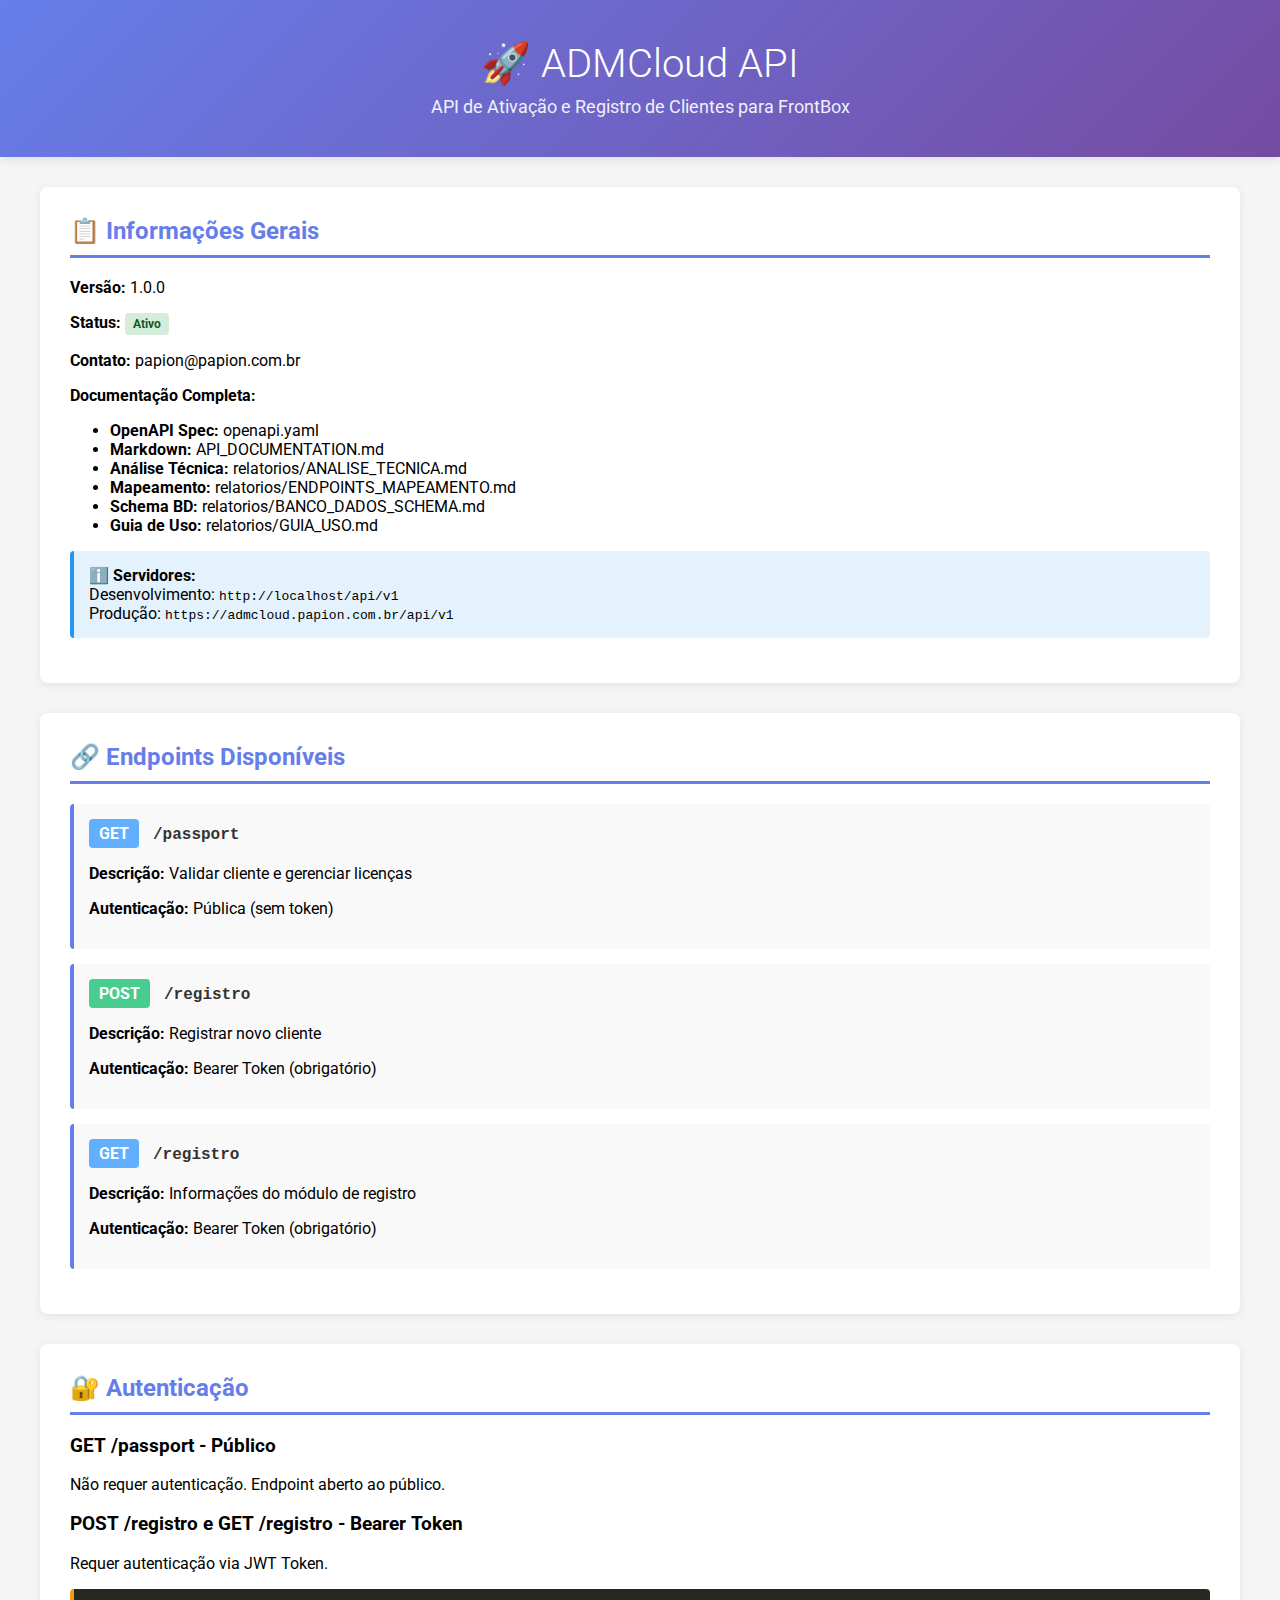
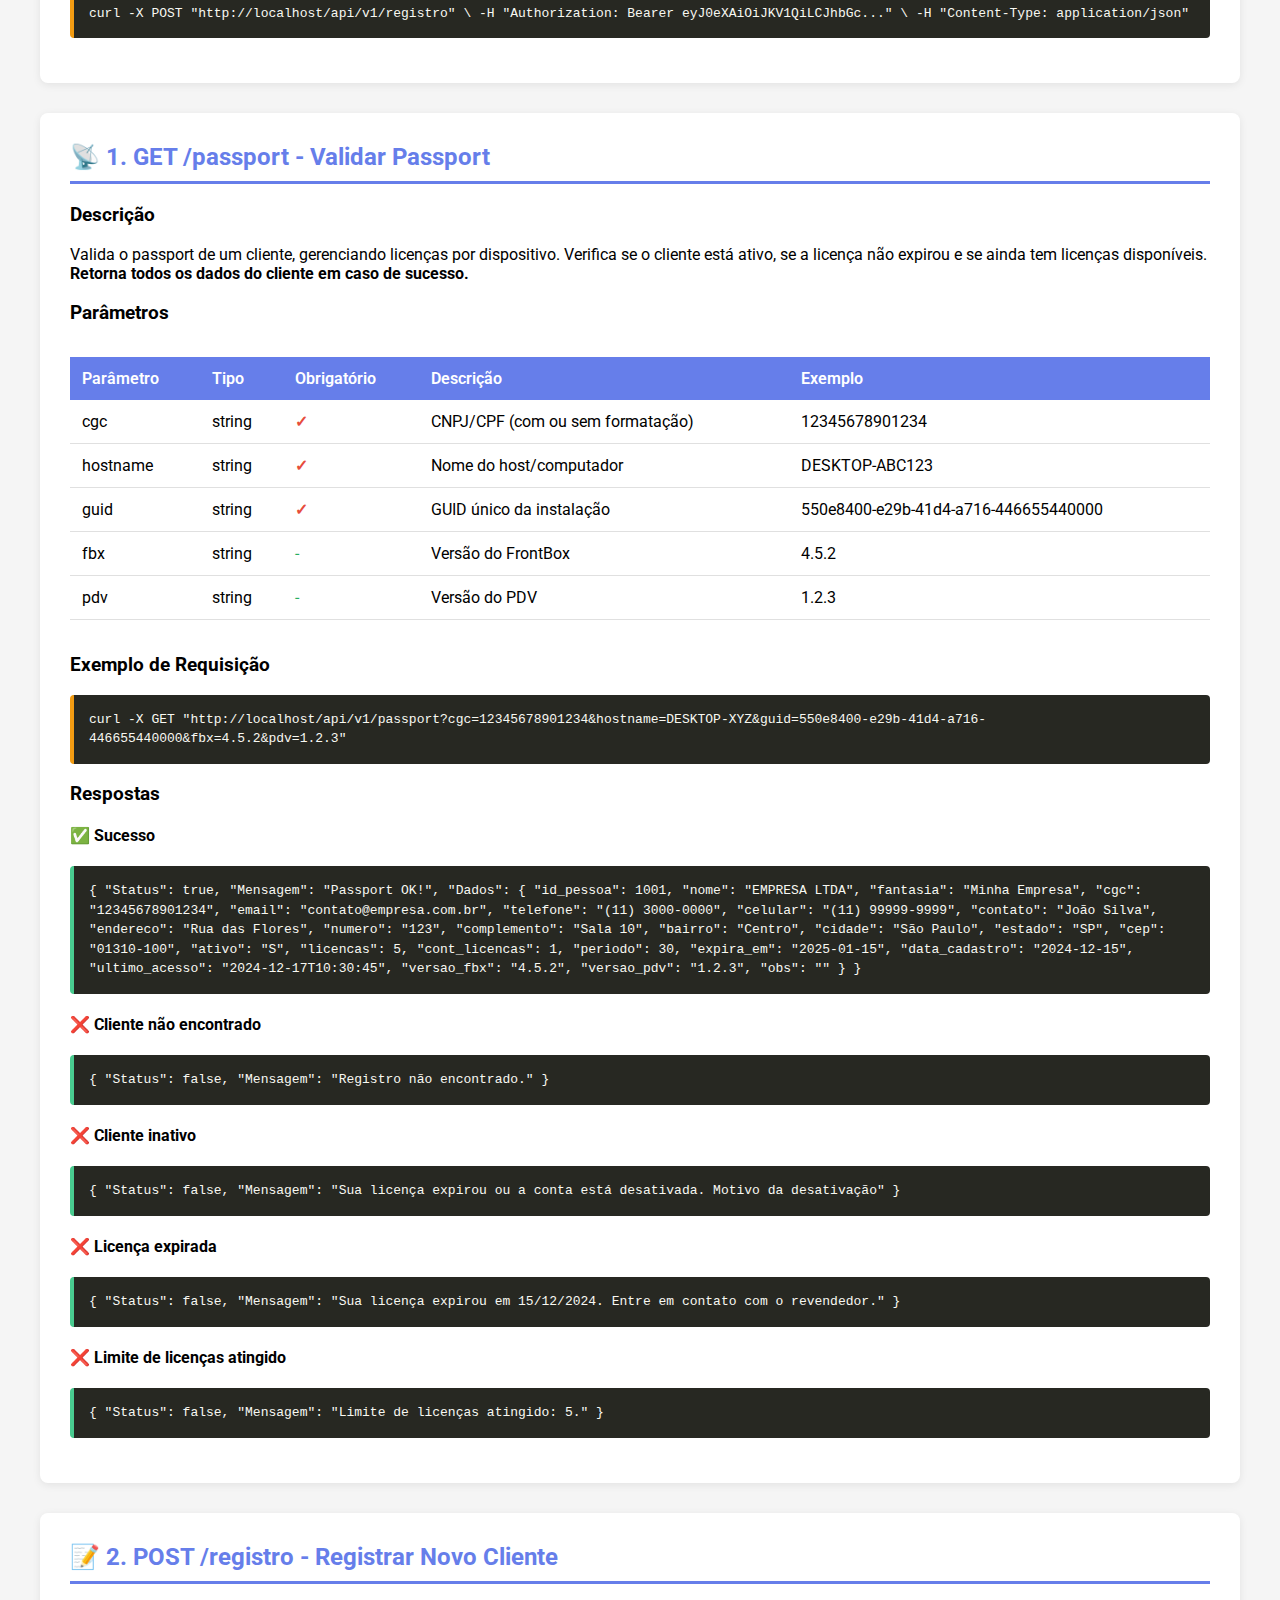
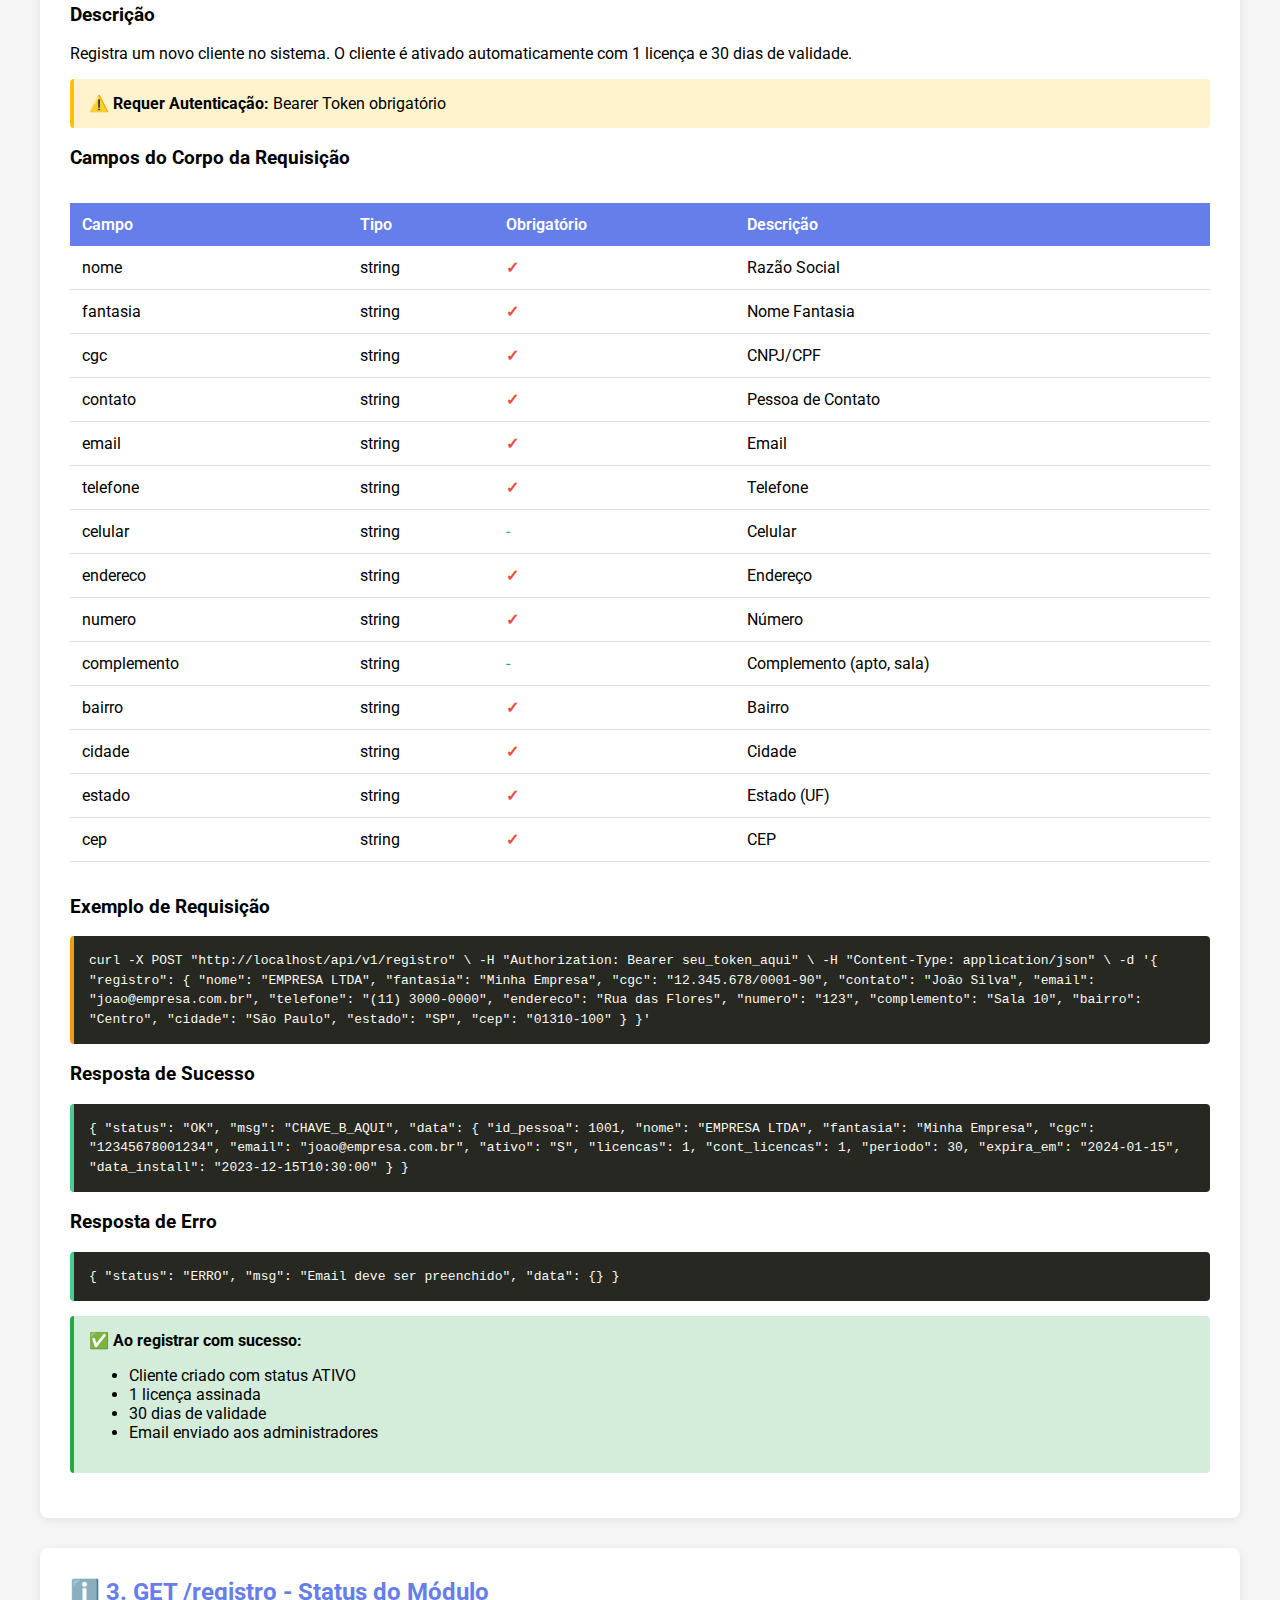
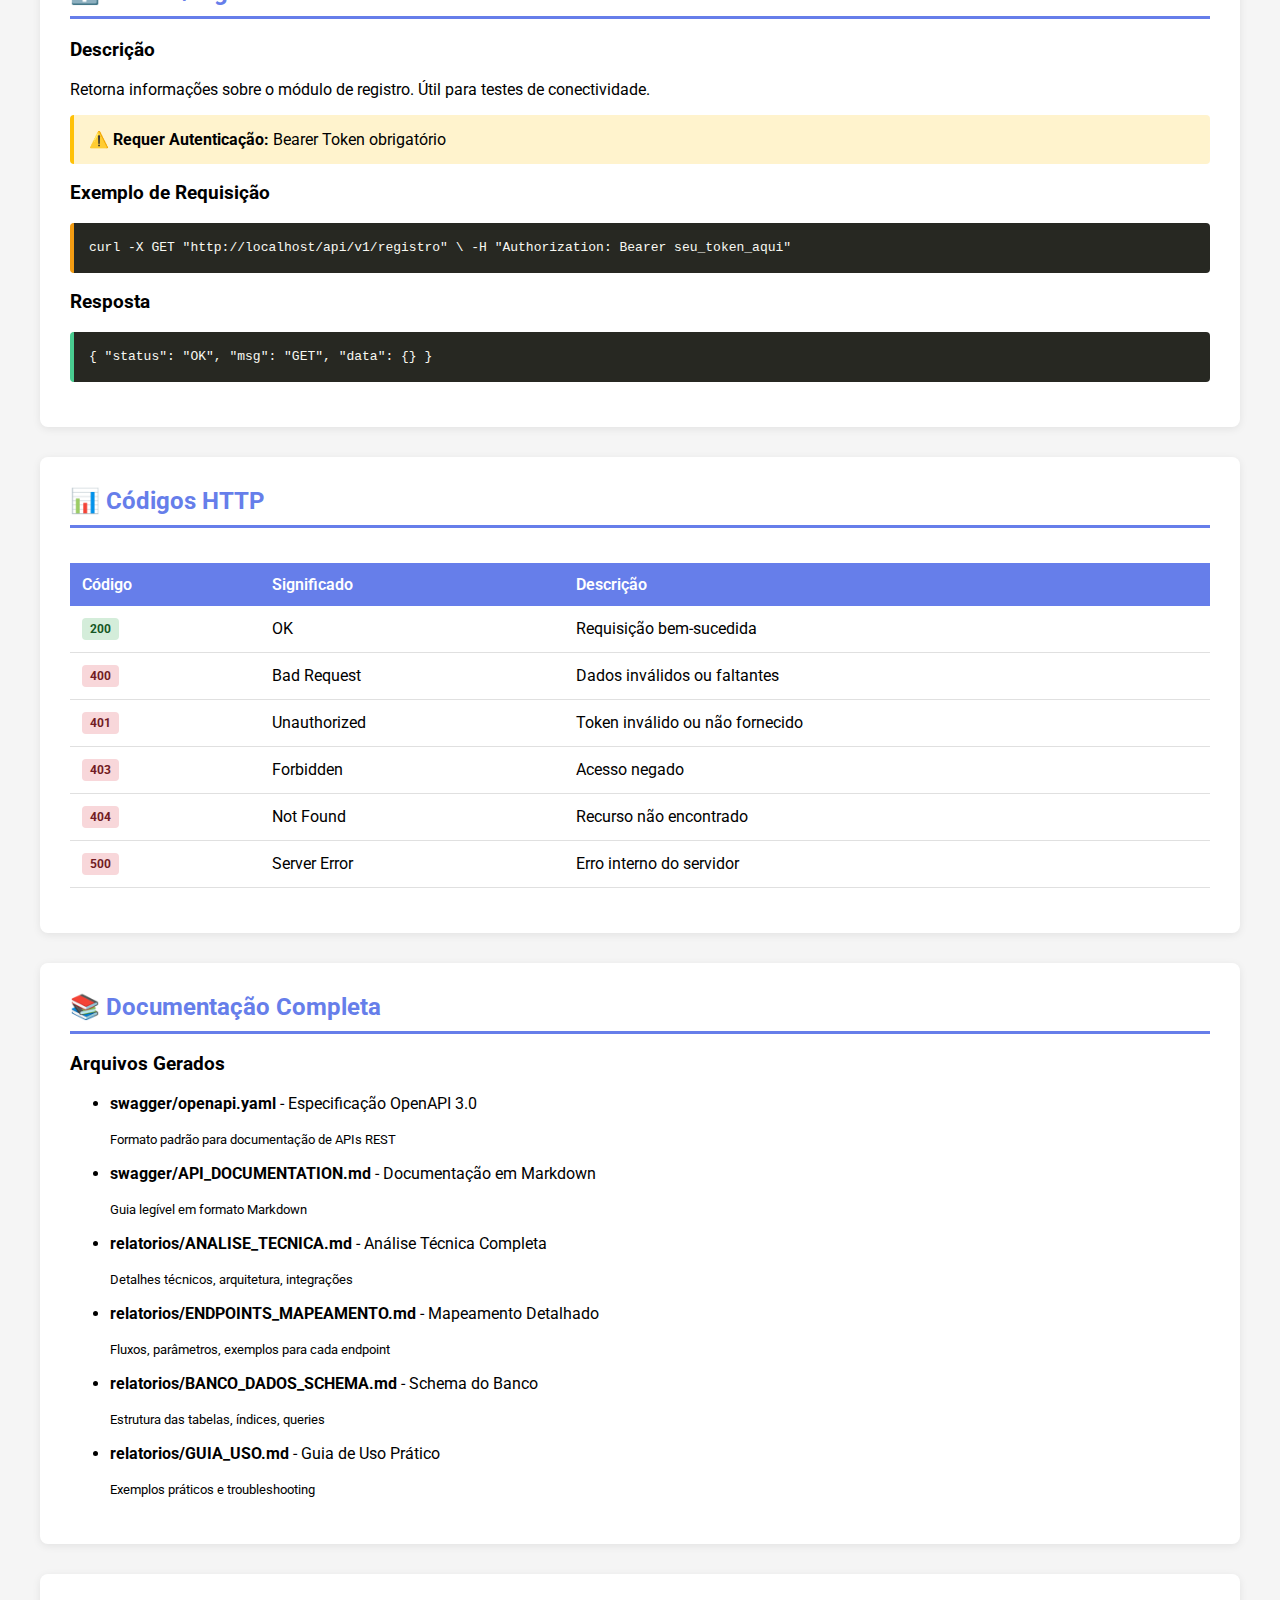
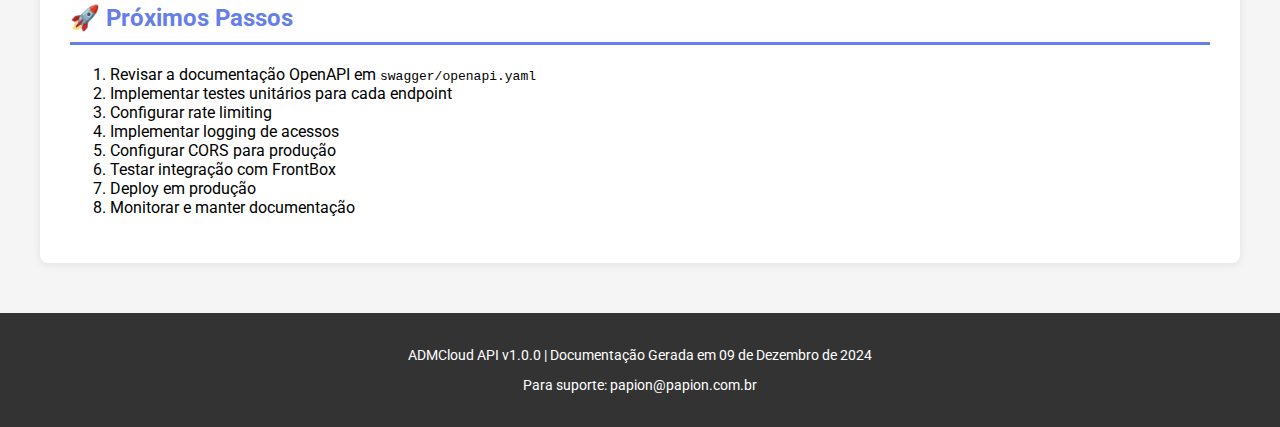
<file: swagger/index.html>
<!DOCTYPE html>
<html>
  <head>
    <title>ADMCloud API - Documentação Swagger</title>
    <meta charset="utf-8" />
    <meta name="viewport" content="width=device-width, initial-scale=1" />
    <link
      rel="stylesheet"
      href="https://fonts.googleapis.com/css?family=Montserrat:300,400,700|Roboto:300,400,700"
    />
    <style>
      body {
        margin: 0;
        padding: 0;
        font-family: "Roboto", sans-serif;
        background-color: #f5f5f5;
      }

      .header {
        background: linear-gradient(135deg, #667eea 0%, #764ba2 100%);
        color: white;
        padding: 40px 20px;
        text-align: center;
        box-shadow: 0 2px 10px rgba(0, 0, 0, 0.1);
      }

      .header h1 {
        margin: 0;
        font-size: 2.5em;
        font-weight: 300;
      }

      .header p {
        margin: 10px 0 0 0;
        font-size: 1.1em;
        opacity: 0.9;
      }

      .container {
        max-width: 1200px;
        margin: 30px auto;
        padding: 0 20px;
      }

      .section {
        background: white;
        border-radius: 8px;
        padding: 30px;
        margin-bottom: 30px;
        box-shadow: 0 2px 8px rgba(0, 0, 0, 0.08);
      }

      .section h2 {
        color: #667eea;
        border-bottom: 3px solid #667eea;
        padding-bottom: 10px;
        margin-top: 0;
      }

      .endpoint {
        background: #f9f9f9;
        border-left: 4px solid #667eea;
        padding: 15px;
        margin: 15px 0;
        border-radius: 4px;
      }

      .endpoint-method {
        display: inline-block;
        padding: 5px 10px;
        border-radius: 4px;
        font-weight: bold;
        color: white;
        margin-right: 10px;
      }

      .endpoint-method.get {
        background-color: #61affe;
      }

      .endpoint-method.post {
        background-color: #49cc90;
      }

      .endpoint-path {
        font-family: "Courier New", monospace;
        font-weight: bold;
        color: #333;
      }

      .code-block {
        background: #272822;
        color: #f8f8f2;
        padding: 15px;
        border-radius: 4px;
        overflow-x: auto;
        font-family: "Courier New", monospace;
        font-size: 13px;
        line-height: 1.5;
        margin: 15px 0;
      }

      .code-block.json {
        border-left: 4px solid #49cc90;
      }

      .code-block.bash {
        border-left: 4px solid #f39c12;
      }

      .table-responsive {
        overflow-x: auto;
      }

      table {
        width: 100%;
        border-collapse: collapse;
        margin: 15px 0;
      }

      table th {
        background: #667eea;
        color: white;
        padding: 12px;
        text-align: left;
        font-weight: 600;
      }

      table td {
        padding: 12px;
        border-bottom: 1px solid #e0e0e0;
      }

      table tr:hover {
        background-color: #f5f5f5;
      }

      .status-badge {
        display: inline-block;
        padding: 4px 8px;
        border-radius: 4px;
        font-size: 12px;
        font-weight: bold;
      }

      .status-success {
        background-color: #d4edda;
        color: #155724;
      }

      .status-error {
        background-color: #f8d7da;
        color: #721c24;
      }

      .status-info {
        background-color: #d1ecf1;
        color: #0c5460;
      }

      .required {
        color: #e74c3c;
        font-weight: bold;
      }

      .optional {
        color: #27ae60;
      }

      .footer {
        background: #333;
        color: white;
        text-align: center;
        padding: 20px;
        margin-top: 50px;
        font-size: 14px;
      }

      .badge-method {
        font-weight: bold;
        padding: 2px 6px;
        border-radius: 3px;
        color: white;
        font-size: 12px;
      }

      .badge-get {
        background: #61affe;
      }
      .badge-post {
        background: #49cc90;
      }
      .badge-put {
        background: #fca130;
      }
      .badge-delete {
        background: #f93e3e;
      }

      .info-box {
        background: #e3f2fd;
        border-left: 4px solid #2196f3;
        padding: 15px;
        margin: 15px 0;
        border-radius: 4px;
      }

      .warning-box {
        background: #fff3cd;
        border-left: 4px solid #ffc107;
        padding: 15px;
        margin: 15px 0;
        border-radius: 4px;
      }

      .success-box {
        background: #d4edda;
        border-left: 4px solid #28a745;
        padding: 15px;
        margin: 15px 0;
        border-radius: 4px;
      }

      @media (max-width: 768px) {
        .header h1 {
          font-size: 1.8em;
        }

        .section {
          padding: 20px;
        }

        table {
          font-size: 13px;
        }
      }
    </style>
  </head>
  <body>
    <div class="header">
      <h1>🚀 ADMCloud API</h1>
      <p>API de Ativação e Registro de Clientes para FrontBox</p>
    </div>

    <div class="container">
      <!-- Informações Gerais -->
      <div class="section">
        <h2>📋 Informações Gerais</h2>
        <p><strong>Versão:</strong> 1.0.0</p>
        <p>
          <strong>Status:</strong>
          <span class="status-badge status-success">Ativo</span>
        </p>
        <p><strong>Contato:</strong> papion@papion.com.br</p>
        <p><strong>Documentação Completa:</strong></p>
        <ul>
          <li><strong>OpenAPI Spec:</strong> openapi.yaml</li>
          <li><strong>Markdown:</strong> API_DOCUMENTATION.md</li>
          <li>
            <strong>Análise Técnica:</strong> relatorios/ANALISE_TECNICA.md
          </li>
          <li>
            <strong>Mapeamento:</strong> relatorios/ENDPOINTS_MAPEAMENTO.md
          </li>
          <li><strong>Schema BD:</strong> relatorios/BANCO_DADOS_SCHEMA.md</li>
          <li><strong>Guia de Uso:</strong> relatorios/GUIA_USO.md</li>
        </ul>

        <div class="info-box">
          <strong>ℹ️ Servidores:</strong>
          <br />Desenvolvimento: <code>http://localhost/api/v1</code>
          <br />Produção: <code>https://admcloud.papion.com.br/api/v1</code>
        </div>
      </div>

      <!-- Endpoints -->
      <div class="section">
        <h2>🔗 Endpoints Disponíveis</h2>

        <div class="endpoint">
          <span class="endpoint-method get">GET</span>
          <span class="endpoint-path">/passport</span>
          <p>
            <strong>Descrição:</strong> Validar cliente e gerenciar licenças
          </p>
          <p><strong>Autenticação:</strong> Pública (sem token)</p>
        </div>

        <div class="endpoint">
          <span class="endpoint-method post">POST</span>
          <span class="endpoint-path">/registro</span>
          <p><strong>Descrição:</strong> Registrar novo cliente</p>
          <p><strong>Autenticação:</strong> Bearer Token (obrigatório)</p>
        </div>

        <div class="endpoint">
          <span class="endpoint-method get">GET</span>
          <span class="endpoint-path">/registro</span>
          <p><strong>Descrição:</strong> Informações do módulo de registro</p>
          <p><strong>Autenticação:</strong> Bearer Token (obrigatório)</p>
        </div>
      </div>

      <!-- Autenticação -->
      <div class="section">
        <h2>🔐 Autenticação</h2>

        <h3>GET /passport - Público</h3>
        <p>Não requer autenticação. Endpoint aberto ao público.</p>

        <h3>POST /registro e GET /registro - Bearer Token</h3>
        <p>Requer autenticação via JWT Token.</p>

        <div class="code-block bash">
          curl -X POST "http://localhost/api/v1/registro" \ -H "Authorization:
          Bearer eyJ0eXAiOiJKV1QiLCJhbGc..." \ -H "Content-Type:
          application/json"
        </div>
      </div>

      <!-- Endpoints Detalhado -->
      <div class="section">
        <h2>📡 1. GET /passport - Validar Passport</h2>

        <h3>Descrição</h3>
        <p>
          Valida o passport de um cliente, gerenciando licenças por dispositivo.
          Verifica se o cliente está ativo, se a licença não expirou e se ainda
          tem licenças disponíveis.
          <strong>Retorna todos os dados do cliente em caso de sucesso.</strong>
        </p>

        <h3>Parâmetros</h3>
        <div class="table-responsive">
          <table>
            <thead>
              <tr>
                <th>Parâmetro</th>
                <th>Tipo</th>
                <th>Obrigatório</th>
                <th>Descrição</th>
                <th>Exemplo</th>
              </tr>
            </thead>
            <tbody>
              <tr>
                <td>cgc</td>
                <td>string</td>
                <td><span class="required">✓</span></td>
                <td>CNPJ/CPF (com ou sem formatação)</td>
                <td>12345678901234</td>
              </tr>
              <tr>
                <td>hostname</td>
                <td>string</td>
                <td><span class="required">✓</span></td>
                <td>Nome do host/computador</td>
                <td>DESKTOP-ABC123</td>
              </tr>
              <tr>
                <td>guid</td>
                <td>string</td>
                <td><span class="required">✓</span></td>
                <td>GUID único da instalação</td>
                <td>550e8400-e29b-41d4-a716-446655440000</td>
              </tr>
              <tr>
                <td>fbx</td>
                <td>string</td>
                <td><span class="optional">-</span></td>
                <td>Versão do FrontBox</td>
                <td>4.5.2</td>
              </tr>
              <tr>
                <td>pdv</td>
                <td>string</td>
                <td><span class="optional">-</span></td>
                <td>Versão do PDV</td>
                <td>1.2.3</td>
              </tr>
            </tbody>
          </table>
        </div>

        <h3>Exemplo de Requisição</h3>
        <div class="code-block bash">
          curl -X GET
          "http://localhost/api/v1/passport?cgc=12345678901234&hostname=DESKTOP-XYZ&guid=550e8400-e29b-41d4-a716-446655440000&fbx=4.5.2&pdv=1.2.3"
        </div>

        <h3>Respostas</h3>

        <h4>✅ Sucesso</h4>
        <div class="code-block json">
          { "Status": true, "Mensagem": "Passport OK!", "Dados": { "id_pessoa":
          1001, "nome": "EMPRESA LTDA", "fantasia": "Minha Empresa", "cgc":
          "12345678901234", "email": "contato@empresa.com.br", "telefone": "(11)
          3000-0000", "celular": "(11) 99999-9999", "contato": "João Silva",
          "endereco": "Rua das Flores", "numero": "123", "complemento": "Sala
          10", "bairro": "Centro", "cidade": "São Paulo", "estado": "SP", "cep":
          "01310-100", "ativo": "S", "licencas": 5, "cont_licencas": 1,
          "periodo": 30, "expira_em": "2025-01-15", "data_cadastro":
          "2024-12-15", "ultimo_acesso": "2024-12-17T10:30:45", "versao_fbx":
          "4.5.2", "versao_pdv": "1.2.3", "obs": "" } }
        </div>

        <h4>❌ Cliente não encontrado</h4>
        <div class="code-block json">
          { "Status": false, "Mensagem": "Registro não encontrado." }
        </div>

        <h4>❌ Cliente inativo</h4>
        <div class="code-block json">
          { "Status": false, "Mensagem": "Sua licença expirou ou a conta está
          desativada. Motivo da desativação" }
        </div>

        <h4>❌ Licença expirada</h4>
        <div class="code-block json">
          { "Status": false, "Mensagem": "Sua licença expirou em 15/12/2024.
          Entre em contato com o revendedor." }
        </div>

        <h4>❌ Limite de licenças atingido</h4>
        <div class="code-block json">
          { "Status": false, "Mensagem": "Limite de licenças atingido: 5." }
        </div>
      </div>

      <!-- POST /registro -->
      <div class="section">
        <h2>📝 2. POST /registro - Registrar Novo Cliente</h2>

        <h3>Descrição</h3>
        <p>
          Registra um novo cliente no sistema. O cliente é ativado
          automaticamente com 1 licença e 30 dias de validade.
        </p>

        <div class="warning-box">
          <strong>⚠️ Requer Autenticação:</strong> Bearer Token obrigatório
        </div>

        <h3>Campos do Corpo da Requisição</h3>
        <div class="table-responsive">
          <table>
            <thead>
              <tr>
                <th>Campo</th>
                <th>Tipo</th>
                <th>Obrigatório</th>
                <th>Descrição</th>
              </tr>
            </thead>
            <tbody>
              <tr>
                <td>nome</td>
                <td>string</td>
                <td><span class="required">✓</span></td>
                <td>Razão Social</td>
              </tr>
              <tr>
                <td>fantasia</td>
                <td>string</td>
                <td><span class="required">✓</span></td>
                <td>Nome Fantasia</td>
              </tr>
              <tr>
                <td>cgc</td>
                <td>string</td>
                <td><span class="required">✓</span></td>
                <td>CNPJ/CPF</td>
              </tr>
              <tr>
                <td>contato</td>
                <td>string</td>
                <td><span class="required">✓</span></td>
                <td>Pessoa de Contato</td>
              </tr>
              <tr>
                <td>email</td>
                <td>string</td>
                <td><span class="required">✓</span></td>
                <td>Email</td>
              </tr>
              <tr>
                <td>telefone</td>
                <td>string</td>
                <td><span class="required">✓</span></td>
                <td>Telefone</td>
              </tr>
              <tr>
                <td>celular</td>
                <td>string</td>
                <td><span class="optional">-</span></td>
                <td>Celular</td>
              </tr>
              <tr>
                <td>endereco</td>
                <td>string</td>
                <td><span class="required">✓</span></td>
                <td>Endereço</td>
              </tr>
              <tr>
                <td>numero</td>
                <td>string</td>
                <td><span class="required">✓</span></td>
                <td>Número</td>
              </tr>
              <tr>
                <td>complemento</td>
                <td>string</td>
                <td><span class="optional">-</span></td>
                <td>Complemento (apto, sala)</td>
              </tr>
              <tr>
                <td>bairro</td>
                <td>string</td>
                <td><span class="required">✓</span></td>
                <td>Bairro</td>
              </tr>
              <tr>
                <td>cidade</td>
                <td>string</td>
                <td><span class="required">✓</span></td>
                <td>Cidade</td>
              </tr>
              <tr>
                <td>estado</td>
                <td>string</td>
                <td><span class="required">✓</span></td>
                <td>Estado (UF)</td>
              </tr>
              <tr>
                <td>cep</td>
                <td>string</td>
                <td><span class="required">✓</span></td>
                <td>CEP</td>
              </tr>
            </tbody>
          </table>
        </div>

        <h3>Exemplo de Requisição</h3>
        <div class="code-block bash">
          curl -X POST "http://localhost/api/v1/registro" \ -H "Authorization:
          Bearer seu_token_aqui" \ -H "Content-Type: application/json" \ -d '{
          "registro": { "nome": "EMPRESA LTDA", "fantasia": "Minha Empresa",
          "cgc": "12.345.678/0001-90", "contato": "João Silva", "email":
          "joao@empresa.com.br", "telefone": "(11) 3000-0000", "endereco": "Rua
          das Flores", "numero": "123", "complemento": "Sala 10", "bairro":
          "Centro", "cidade": "São Paulo", "estado": "SP", "cep": "01310-100" }
          }'
        </div>

        <h3>Resposta de Sucesso</h3>
        <div class="code-block json">
          { "status": "OK", "msg": "CHAVE_B_AQUI", "data": { "id_pessoa": 1001,
          "nome": "EMPRESA LTDA", "fantasia": "Minha Empresa", "cgc":
          "12345678001234", "email": "joao@empresa.com.br", "ativo": "S",
          "licencas": 1, "cont_licencas": 1, "periodo": 30, "expira_em":
          "2024-01-15", "data_install": "2023-12-15T10:30:00" } }
        </div>

        <h3>Resposta de Erro</h3>
        <div class="code-block json">
          { "status": "ERRO", "msg": "Email deve ser preenchido", "data": {} }
        </div>

        <div class="success-box">
          <strong>✅ Ao registrar com sucesso:</strong>
          <ul>
            <li>Cliente criado com status ATIVO</li>
            <li>1 licença assinada</li>
            <li>30 dias de validade</li>
            <li>Email enviado aos administradores</li>
          </ul>
        </div>
      </div>

      <!-- GET /registro -->
      <div class="section">
        <h2>ℹ️ 3. GET /registro - Status do Módulo</h2>

        <h3>Descrição</h3>
        <p>
          Retorna informações sobre o módulo de registro. Útil para testes de
          conectividade.
        </p>

        <div class="warning-box">
          <strong>⚠️ Requer Autenticação:</strong> Bearer Token obrigatório
        </div>

        <h3>Exemplo de Requisição</h3>
        <div class="code-block bash">
          curl -X GET "http://localhost/api/v1/registro" \ -H "Authorization:
          Bearer seu_token_aqui"
        </div>

        <h3>Resposta</h3>
        <div class="code-block json">
          { "status": "OK", "msg": "GET", "data": {} }
        </div>
      </div>

      <!-- Códigos HTTP -->
      <div class="section">
        <h2>📊 Códigos HTTP</h2>
        <div class="table-responsive">
          <table>
            <thead>
              <tr>
                <th>Código</th>
                <th>Significado</th>
                <th>Descrição</th>
              </tr>
            </thead>
            <tbody>
              <tr>
                <td><span class="status-badge status-success">200</span></td>
                <td>OK</td>
                <td>Requisição bem-sucedida</td>
              </tr>
              <tr>
                <td><span class="status-badge status-error">400</span></td>
                <td>Bad Request</td>
                <td>Dados inválidos ou faltantes</td>
              </tr>
              <tr>
                <td><span class="status-badge status-error">401</span></td>
                <td>Unauthorized</td>
                <td>Token inválido ou não fornecido</td>
              </tr>
              <tr>
                <td><span class="status-badge status-error">403</span></td>
                <td>Forbidden</td>
                <td>Acesso negado</td>
              </tr>
              <tr>
                <td><span class="status-badge status-error">404</span></td>
                <td>Not Found</td>
                <td>Recurso não encontrado</td>
              </tr>
              <tr>
                <td><span class="status-badge status-error">500</span></td>
                <td>Server Error</td>
                <td>Erro interno do servidor</td>
              </tr>
            </tbody>
          </table>
        </div>
      </div>

      <!-- Documentos -->
      <div class="section">
        <h2>📚 Documentação Completa</h2>

        <h3>Arquivos Gerados</h3>
        <ul>
          <li>
            <strong>swagger/openapi.yaml</strong> - Especificação OpenAPI 3.0
            <p><small>Formato padrão para documentação de APIs REST</small></p>
          </li>
          <li>
            <strong>swagger/API_DOCUMENTATION.md</strong> - Documentação em
            Markdown
            <p><small>Guia legível em formato Markdown</small></p>
          </li>
          <li>
            <strong>relatorios/ANALISE_TECNICA.md</strong> - Análise Técnica
            Completa
            <p><small>Detalhes técnicos, arquitetura, integrações</small></p>
          </li>
          <li>
            <strong>relatorios/ENDPOINTS_MAPEAMENTO.md</strong> - Mapeamento
            Detalhado
            <p>
              <small>Fluxos, parâmetros, exemplos para cada endpoint</small>
            </p>
          </li>
          <li>
            <strong>relatorios/BANCO_DADOS_SCHEMA.md</strong> - Schema do Banco
            <p><small>Estrutura das tabelas, índices, queries</small></p>
          </li>
          <li>
            <strong>relatorios/GUIA_USO.md</strong> - Guia de Uso Prático
            <p><small>Exemplos práticos e troubleshooting</small></p>
          </li>
        </ul>
      </div>

      <!-- Próximos Passos -->
      <div class="section">
        <h2>🚀 Próximos Passos</h2>
        <ol>
          <li>
            Revisar a documentação OpenAPI em <code>swagger/openapi.yaml</code>
          </li>
          <li>Implementar testes unitários para cada endpoint</li>
          <li>Configurar rate limiting</li>
          <li>Implementar logging de acessos</li>
          <li>Configurar CORS para produção</li>
          <li>Testar integração com FrontBox</li>
          <li>Deploy em produção</li>
          <li>Monitorar e manter documentação</li>
        </ol>
      </div>
    </div>

    <div class="footer">
      <p>ADMCloud API v1.0.0 | Documentação Gerada em 09 de Dezembro de 2024</p>
      <p>Para suporte: papion@papion.com.br</p>
    </div>
  </body>
</html>
</file>
